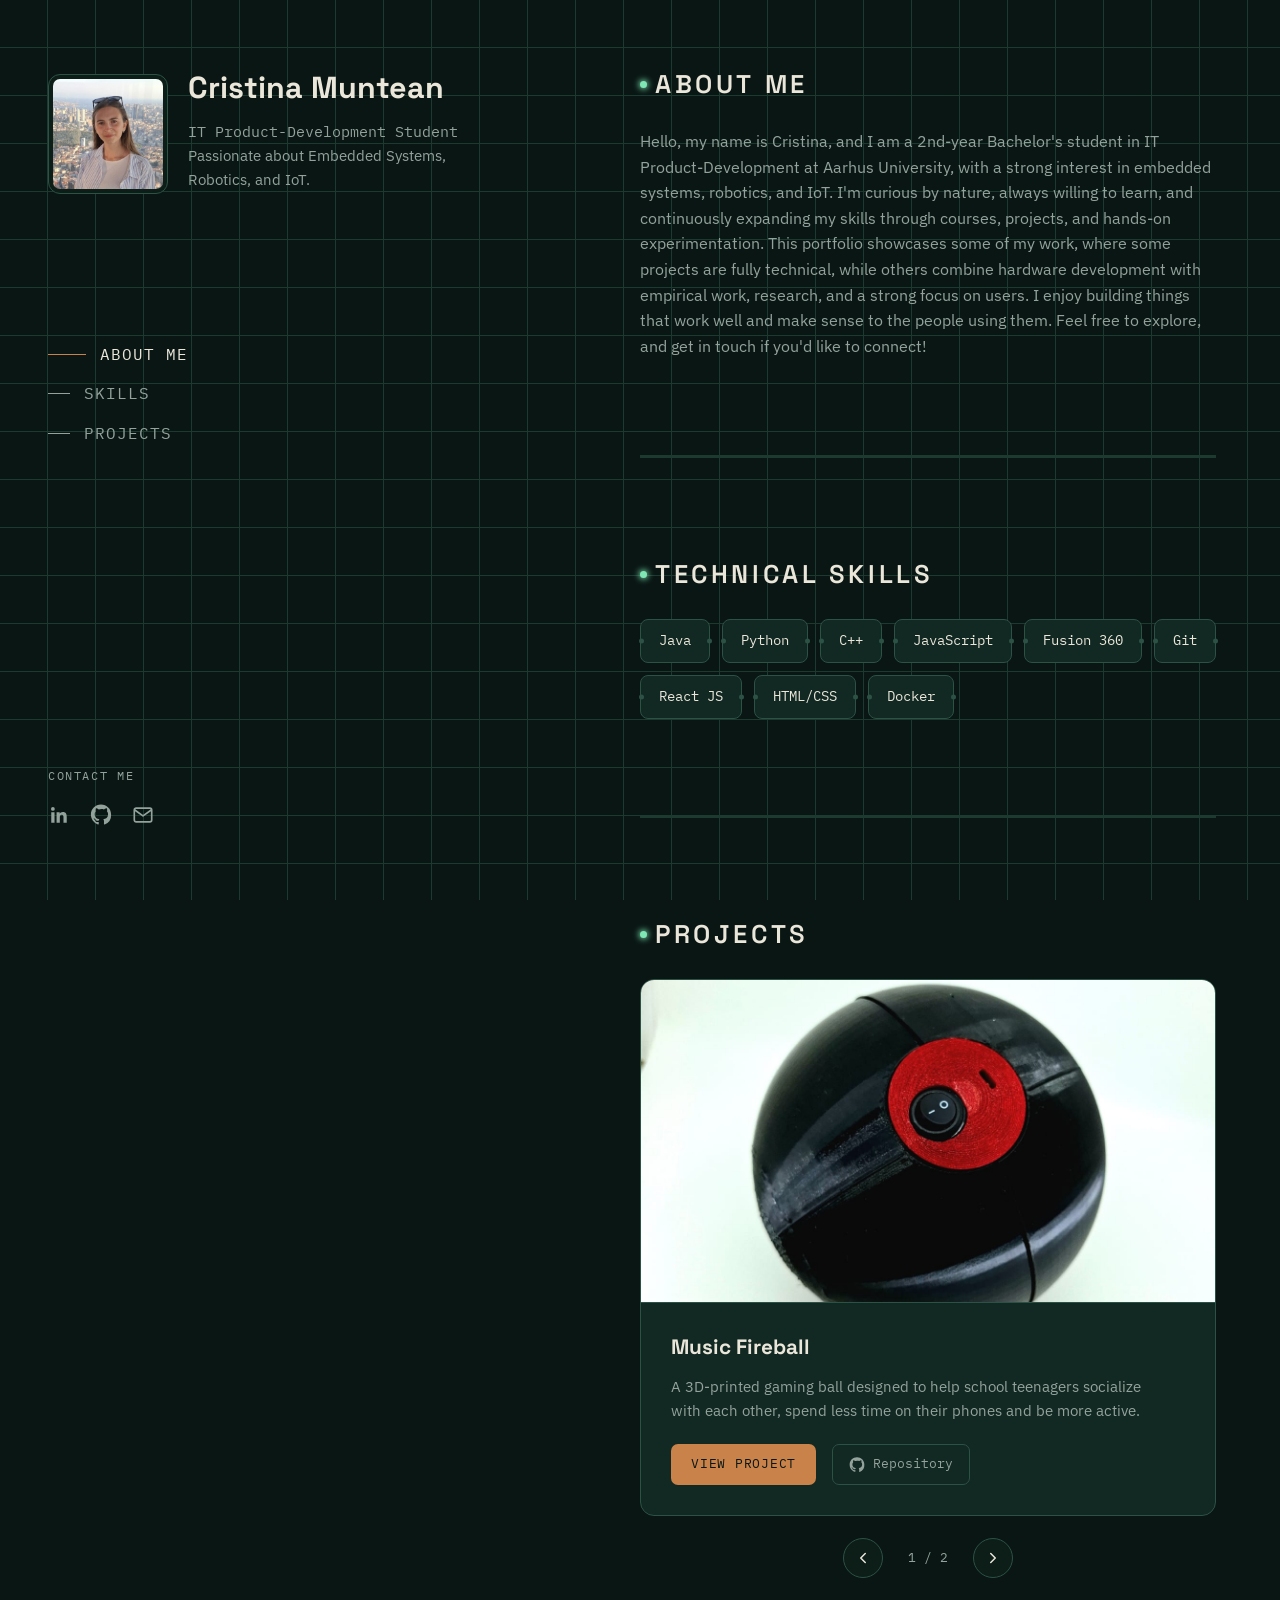
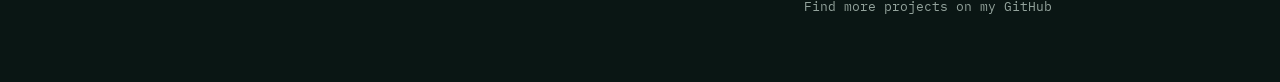
<file: index.html>
<!DOCTYPE html>
<html lang="en">
	<head>
		<meta charset="UTF-8">
		<meta name="viewport" content="width=device-width, initial-scale=1.0">
		<title>Cristina Muntean | Portfolio</title>
		<link rel="stylesheet" href="./css/style.css">
	</head>
	<body>
		<div class="layout">

			<div class="LeftSide">
				<div>
					<div class="about-me">
						<a href="#about-me">
							<img src="./images/portrait.jpg" class="my-image" alt="Portrait of Cristina Muntean">
						</a>
						<div class="about-me-text">
							<a href="#about-me"><h2>Cristina Muntean</h2></a>
							<p class="role-tag">IT Product-Development Student</p>
							<p>
								Passionate about Embedded Systems, Robotics, and IoT.
							</p>
						</div>
					</div>

					<div class="menu">
						<ul>
							<li><a href="#about-me" data-section="about-me">About Me</a></li>
							<li><a href="#skills" data-section="skills">Skills</a></li>
							<li><a href="#projects" data-section="projects">Projects</a></li>
						</ul>
					</div>
				</div>

				<div class="contact-methods">
					<h3>Contact Me</h3>
					<ul>
						<li>
							<a href="https://www.linkedin.com/in/cristina-muntean-853992370/" target="_blank" rel="noopener noreferrer" aria-label="LinkedIn">
								<svg viewBox="0 0 24 24" fill="currentColor"><path d="M20.45 20.45h-3.55v-5.57c0-1.33-.02-3.04-1.85-3.04-1.86 0-2.15 1.45-2.15 2.94v5.67H9.35V9h3.41v1.56h.05c.47-.9 1.63-1.85 3.36-1.85 3.6 0 4.27 2.37 4.27 5.45v6.29zM5.34 7.43a2.06 2.06 0 1 1 0-4.12 2.06 2.06 0 0 1 0 4.12zM7.12 20.45H3.56V9h3.56v11.45z"/></svg>
							</a>
						</li>
						<li>
							<a href="https://github.com/cristina06-code" target="_blank" rel="noopener noreferrer" aria-label="GitHub">
								<svg viewBox="0 0 24 24" fill="currentColor"><path d="M12 .5C5.73.5.98 5.24.98 11.52c0 5.02 3.26 9.28 7.79 10.78.57.1.78-.25.78-.55 0-.27-.01-1.17-.02-2.12-3.17.69-3.84-1.35-3.84-1.35-.52-1.32-1.27-1.67-1.27-1.67-1.04-.71.08-.7.08-.7 1.15.08 1.76 1.18 1.76 1.18 1.02 1.75 2.68 1.25 3.34.95.1-.74.4-1.25.72-1.53-2.53-.29-5.19-1.27-5.19-5.63 0-1.24.44-2.26 1.17-3.06-.12-.29-.51-1.46.11-3.04 0 0 .96-.31 3.14 1.17a10.9 10.9 0 0 1 2.86-.39c.97 0 1.95.13 2.86.39 2.18-1.48 3.14-1.17 3.14-1.17.62 1.58.23 2.75.11 3.04.73.8 1.17 1.82 1.17 3.06 0 4.37-2.66 5.34-5.2 5.62.41.36.77 1.06.77 2.14 0 1.55-.01 2.79-.01 3.17 0 .3.2.66.79.55A11.03 11.03 0 0 0 23.02 11.5C23.02 5.24 18.27.5 12 .5Z"/></svg>
							</a>
						</li>
						<li>
							<a href="mailto:kristinamuntean2006@gmail.com" aria-label="Email">
								<svg viewBox="0 0 24 24" fill="none" stroke="currentColor" stroke-width="1.8" stroke-linecap="round" stroke-linejoin="round"><rect x="2.5" y="4.5" width="19" height="15" rx="2"/><path d="M3 6.5l9 6.5 9-6.5"/></svg>
							</a>
						</li>
					</ul>
				</div>
			</div>

			<div class="RightSide">
				<!-- About Me -->
				<div id="about-me">
					<!-- <p class="eyebrow">SIG_01 // About</p> -->
					<h2 class="eyebrow">About me</h2>
					<div id="text-container">Loading text...</div>
				</div>
				<!-- Skills -->
				<div id="skills">
					<!-- <p >SIG_02 // Skills</p> -->
					<h2 class="eyebrow">Technical skills</h2>
					<div class="skills"></div>
				</div>
				<!-- Projects -->
				<div id="projects">
					<!-- <p class="eyebrow">SIG_03 // Projects</p> -->
					<h2 class="eyebrow">Projects</h2>
					<div class="project-carousel">
						<div class="project-card" id="project-card">
							<!-- filled by app.js -->
						</div>
						<div class="carousel-nav">
							<button class="carousel-arrow" id="prev-project" aria-label="Previous project">
								<svg viewBox="0 0 24 24" fill="none" stroke="currentColor" stroke-width="2" stroke-linecap="round" stroke-linejoin="round"><polyline points="15 18 9 12 15 6"></polyline></svg>
							</button>
							<span class="carousel-dots" id="project-counter">1 / 3</span>
							<button class="carousel-arrow" id="next-project" aria-label="Next project">
								<svg viewBox="0 0 24 24" fill="none" stroke="currentColor" stroke-width="2" stroke-linecap="round" stroke-linejoin="round"><polyline points="9 18 15 12 9 6"></polyline></svg>
							</button>
						</div>
						<a class="github-more" href="https://github.com/cristina06-code" target="_blank" rel="noopener noreferrer">Find more projects on my GitHub</a>
					</div>
				</div>
			</div>
		</div>
		<button class="back-to-top" id="back-to-top" aria-label="Back to top">
			<svg viewBox="0 0 24 24" fill="none" stroke="currentColor" stroke-width="2" stroke-linecap="round" stroke-linejoin="round"><polyline points="18 15 12 9 6 15"></polyline></svg>
		</button>

		<script src="./js/app.js"></script>
	</body>
</html>
</file>
<file: css/style.css>
/* ======================================================
   Cristina Muntean — Portfolio
   ====================================================== */

@import url('https://fonts.googleapis.com/css2?family=Space+Grotesk:wght@400;500;600;700&family=IBM+Plex+Sans:wght@400;500;600&family=IBM+Plex+Mono:wght@400;500&display=swap');

:root {
  --bg: #0A1614;
  --bg-panel: #0D1E19;
  --bg-card: #122822;
  --bg-card-hover: #163329;
  --copper: #C9834A;
  --copper-bright: #E3A15E;
  --signal: #7FE7B4;
  --text: #EAE6DA;
  --text-dim: #93A39C;
  --border: #1D3A31;
  --border-bright: #2C5245;

  --font-display: 'Space Grotesk', sans-serif;
  --font-body: 'IBM Plex Sans', sans-serif;
  --font-mono: 'IBM Plex Mono', monospace;
}

* { box-sizing: border-box; }

html {
  scroll-behavior: smooth;
}

@media (prefers-reduced-motion: reduce) {
  html { scroll-behavior: auto; }
  * { animation-duration: 0.01ms !important; animation-iteration-count: 1 !important; transition-duration: 0.01ms !important; }
}

body {
  margin: 0;
  background: var(--bg);
  background-image:
    linear-gradient(var(--border) 1px, transparent 1px),
    linear-gradient(90deg, var(--border) 1px, transparent 1px);
  background-size: 48px 48px;
  background-attachment: fixed;
  background-position: -1px -1px;
  color: var(--text);
  font-family: var(--font-body);
  line-height: 1.6;
}

a { color: inherit; text-decoration: none; }

::selection { background: var(--copper); color: #0A1614; }

:focus-visible {
  outline: 2px solid var(--signal);
  outline-offset: 3px;
  border-radius: 2px;
}

/* ---------- Silkscreen eyebrow label ---------- */
.eyebrow {
  font-family: var(--font-mono);
  font-size: 0.72rem;
  letter-spacing: 0.14em;
  text-transform: uppercase;
  color: var(--copper);
  display: flex;
  align-items: center;
  gap: 8px;
  margin-bottom: 14px;
}

.eyebrow::before {
  content: '';
  width: 7px;
  height: 7px;
  border-radius: 50%;
  background: var(--signal);
  box-shadow: 0 0 6px 1px var(--signal);
}

/* ---------- Layout ---------- */
.layout {
  display: flex;
  min-height: 100vh;
  max-width: 1400px;
  margin: 0 auto;
}

.LeftSide {
  width: 45%;
  min-width: 320px;
  padding: 64px 48px;
  position: sticky;
  top: 0;
  height: 100vh;
  display: flex;
  flex-direction: column;
  justify-content: space-between;
}

.RightSide {
  width: 55%;
  padding: 64px 64px 64px;
  /* border-left: 1px solid var(--border); */
}

/* ---------- Left side: about-me block ---------- */
.about-me {
  display: flex;
  align-items: flex-start;
  gap: 20px;
}
 
.about-me a {
  display: block;
  flex-shrink: 0;
  /* padding-top: 14px; */
}
 
.about-me-text {
  padding-top: 0;
}
 
.my-image {
  width: 120px;
  height: 120px;
  border-radius: 12px;
  border: 1px solid var(--border-bright);
  object-fit: cover;
  padding: 4px;
  margin-top: 10px;
  background: var(--bg-panel);
  transition: border-color 0.2s ease;
}
 
.about-me a:hover .my-image {
  border-color: var(--copper);
}
 
.about-me h2 {
  font-family: var(--font-display);
  font-size: 1.9rem;
  font-weight: 700;
  margin: 0 0 6px;
  color: var(--text);
}
 
.role-tag {
  font-family: var(--font-mono);
  font-size: 0.85rem;
  color: var(--copper-bright);
  margin: 0 0 10px;
}
 
.about-me-text p {
  font-size: 0.95rem;
  color: var(--text-dim);
  max-width: 30ch;
  margin: 0;
}
 

/* ---------- Left side: nav menu ---------- */
.menu ul {
  list-style: none;
  padding: 0;
  margin: 140px 0 0;
}

.menu li {
  margin-bottom: 14px;
}

.menu a {
  display: flex;
  align-items: center;
  gap: 14px;
  font-family: var(--font-mono);
  font-size: 1rem;
  letter-spacing: 0.06em;
  text-transform: uppercase;
  color: var(--text-dim);
  transition: color 0.2s ease;
}

.menu a::before {
  content: '';
  width: 22px;
  height: 1px;
  background: var(--text-dim);
  transition: all 0.2s ease;
}

.menu a:hover,
.menu a.active {
  color: var(--text);
}

.menu a:hover::before,
.menu a.active::before {
  width: 38px;
  background: var(--copper);
}

/* ---------- Left side: contact ---------- */
.contact-methods h3 {
  font-family: var(--font-mono);
  font-size: 0.72rem;
  letter-spacing: 0.14em;
  text-transform: uppercase;
  color: var(--text-dim);
  font-weight: 400;
  margin-bottom: 16px;
}

.contact-methods ul {
  list-style: none;
  display: flex;
  gap: 20px;
  padding: 0;
  margin: 0;
}

.contact-methods a {
  font-size: 1.35rem;
  color: var(--text-dim);
  transition: color 0.2s ease, transform 0.2s ease;
  display: inline-block;
}

.contact-methods a svg {
  width: 22px;
  height: 22px;
}

.contact-methods a:hover {
  color: var(--signal);
  transform: translateY(-2px);
}

/* ---------- Right side: sections ---------- */
.RightSide > div[id] {
  scroll-margin-top: 64px;
  padding-bottom: 96px;
  border-bottom: 3px solid var(--border);
  margin-bottom: 96px;
}

.RightSide > div[id]:last-child {
  border-bottom: none;
  margin-bottom: 0;
  padding-bottom: 0;
}

.RightSide h2 {
  font-family: var(--font-display);
  font-size: 1.6rem;
  font-weight: 600;
  margin: 0 0 24px;
  color: var(--text);
}

#text-container {
  color: var(--text-dim);
  font-size: 1rem;
  max-width: 62ch;
  white-space: pre-line;
}

/* ---------- Skills ---------- */
.skills {
  display: flex;
  flex-wrap: wrap;
  gap: 12px;
}

.skill {
  font-family: var(--font-mono);
  font-size: 0.85rem;
  color: var(--text);
  background: var(--bg-card);
  border: 1px solid var(--border-bright);
  border-radius: 8px;
  padding: 10px 18px;
  position: relative;
}

.skill::before,
.skill::after {
  content: '';
  position: absolute;
  width: 5px;
  height: 5px;
  border-radius: 50%;
  background: var(--border-bright);
  top: 50%;
  transform: translateY(-50%);
}

.skill::before { left: -2.5px; }
.skill::after { right: -2.5px; }

/* ---------- Projects: carousel ---------- */
.project-carousel {
  position: relative;
}

.project-card {
  background: var(--bg-card);
  border: 1px solid var(--border-bright);
  border-radius: 14px;
  overflow: hidden;
}

.project-image {
  width: 100%;
  aspect-ratio: 16 / 9;
  object-fit: cover;
  display: block;
  border-bottom: 1px solid var(--border-bright);
  background: var(--bg-panel);
}

.project-image2 {
  width: 100%;
  /* aspect-ratio: 16 / 9;
  object-fit: cover; */
  height: auto;
  display: block;
  border-bottom: 1px solid var(--border-bright);
  background: var(--bg-panel);
}

.project-body {
  padding: 28px 30px 30px;
}

.project-index {
  font-family: var(--font-mono);
  font-size: 0.72rem;
  color: var(--copper);
  letter-spacing: 0.1em;
  margin-bottom: 8px;
}

.project-body h3 {
  font-family: var(--font-display);
  font-size: 1.3rem;
  margin: 0 0 10px;
  color: var(--text);
}

.project-body p {
  color: var(--text-dim);
  font-size: 0.95rem;
  margin: 0 0 22px;
  max-width: 55ch;
}

.project-links {
  display: flex;
  align-items: center;
  gap: 16px;
  flex-wrap: wrap;
}

.btn-view {
  font-family: var(--font-mono);
  font-size: 0.8rem;
  letter-spacing: 0.06em;
  text-transform: uppercase;
  color: #0A1614;
  background: var(--copper);
  padding: 10px 20px;
  border-radius: 7px;
  transition: background 0.2s ease, transform 0.15s ease;
}

.btn-view:hover {
  background: var(--copper-bright);
  transform: translateY(-1px);
}

.btn-github {
  display: inline-flex;
  align-items: center;
  gap: 8px;
  font-family: var(--font-mono);
  font-size: 0.8rem;
  color: var(--text-dim);
  border: 1px solid var(--border-bright);
  padding: 9px 16px;
  border-radius: 7px;
  transition: color 0.2s ease, border-color 0.2s ease;
}

.btn-github:hover {
  color: var(--text);
  border-color: var(--copper);
}

.btn-github svg { width: 16px; height: 16px; }

/* Carousel nav (arrows) */
.carousel-nav {
  display: flex;
  align-items: center;
  justify-content: center;
  gap: 22px;
  margin-top: 22px;
}

.carousel-arrow {
  width: 40px;
  height: 40px;
  border-radius: 50%;
  border: 1px solid var(--border-bright);
  background: var(--bg-panel);
  color: var(--text);
  display: flex;
  align-items: center;
  justify-content: center;
  cursor: pointer;
  transition: border-color 0.2s ease, color 0.2s ease, background 0.2s ease;
}

.carousel-arrow:hover {
  border-color: var(--copper);
  color: var(--copper-bright);
  background: var(--bg-card-hover);
}

.carousel-arrow svg { width: 18px; height: 18px; }

.carousel-dots {
  display: flex;
  gap: 8px;
  font-family: var(--font-mono);
  font-size: 0.8rem;
  color: var(--text-dim);
  min-width: 46px;
  justify-content: center;
}

.github-more {
  display: block;
  text-align: center;
  margin-top: 18px;
  font-family: var(--font-mono);
  font-size: 0.82rem;
  color: var(--text-dim);
  border-bottom: 1px dashed transparent;
  width: fit-content;
  margin-left: auto;
  margin-right: auto;
}

.github-more:hover {
  color: var(--signal);
  border-bottom-color: var(--signal);
}

/* ---------- Projects detail page ---------- */
.project-detail-card {
  background: var(--bg-card);
  border: 1px solid var(--border-bright);
  border-radius: 14px;
  overflow: hidden;
  margin-bottom: 56px;
  scroll-margin-top: 64px;
}

.project-body p {
  white-space: pre-line;
}

.back-link {
  display: inline-flex;
  align-items: center;
  gap: 8px;
  font-family: var(--font-mono);
  font-size: 0.82rem;
  color: var(--text-dim);
  margin-bottom: 40px;
}

.back-link:hover { color: var(--signal); }

/* ---------- Back to top (responsive only) ---------- */
.back-to-top {
  display: none;
}

/* ---------- Responsive ---------- */
@media (max-width: 1140px) {
  .layout { flex-direction: column; }

  .LeftSide, .RightSide {
    width: 100%;
    position: static;
    height: auto;
  }

  .LeftSide {
    padding: 40px 28px;
  }

  .RightSide {
    border-left: none;
    padding: 48px 28px 96px;
  }

  #text-container {
  max-width: 90%;
  }

  .menu ul { display: flex; flex-wrap: wrap; gap: 8px 20px; margin-top: 24px; }
  .menu li { margin-bottom: 0; }

  .contact-methods { margin-top: 32px; }

.back-to-top {
    display: flex;
    align-items: center;
    justify-content: center;
    position: fixed;
    top: 16px;
    right: 16px;
    z-index: 1000;
    width: 42px;
    height: 42px;
    border-radius: 50%;
    border: 1px solid var(--border-bright);
    background: var(--bg-panel);
    color: var(--text);
    cursor: pointer;
    box-shadow: 0 2px 10px rgba(0, 0, 0, 0.4);

    /* hidden until the user has scrolled down */
    opacity: 0;
    visibility: hidden;
    transition: opacity 0.25s ease, visibility 0.25s ease,
                border-color 0.2s ease, color 0.2s ease, background 0.2s ease;
  }

  .back-to-top.visible {
    opacity: 1;
    visibility: visible;
  }

  .back-to-top:hover {
    border-color: var(--copper);
    color: var(--copper-bright);
    background: var(--bg-card-hover);
  }

  .back-to-top svg {
    width: 18px;
    height: 18px;
  }
}

@media (max-width: 470px) {
  .about-me-text {
    font-size: 0.8rem;
  }

  .about-me-text h2 {
    font-size: 1.25rem;
  }

  .layout { flex-direction: column; }

  .LeftSide, .RightSide {
    width: 100%;
    position: static;
    height: auto;
  }

  .LeftSide {
    padding: 40px 28px;
  }

  .RightSide {
    border-left: none;
    padding: 48px 28px 96px;
  }

  #text-container {
  max-width: 90%;
  }

  .menu ul { display:inline; margin-top: 24px; padding: 30px; }
  .menu li { 
    margin-bottom: 0;
   }

  .contact-methods { margin-top: 0px; }

.RightSide > div[id] {
  scroll-margin-top: 30px;
  padding-bottom: 30px;
  border-bottom: 3px solid var(--border);
  margin-bottom: 30px;
}

.RightSide {
  margin-top: 0px;
  padding-top: 0px;
  padding-bottom: 5px;
}

.layout {
  padding-bottom: 5px;
margin-bottom: 0px;
}
}
</file>
